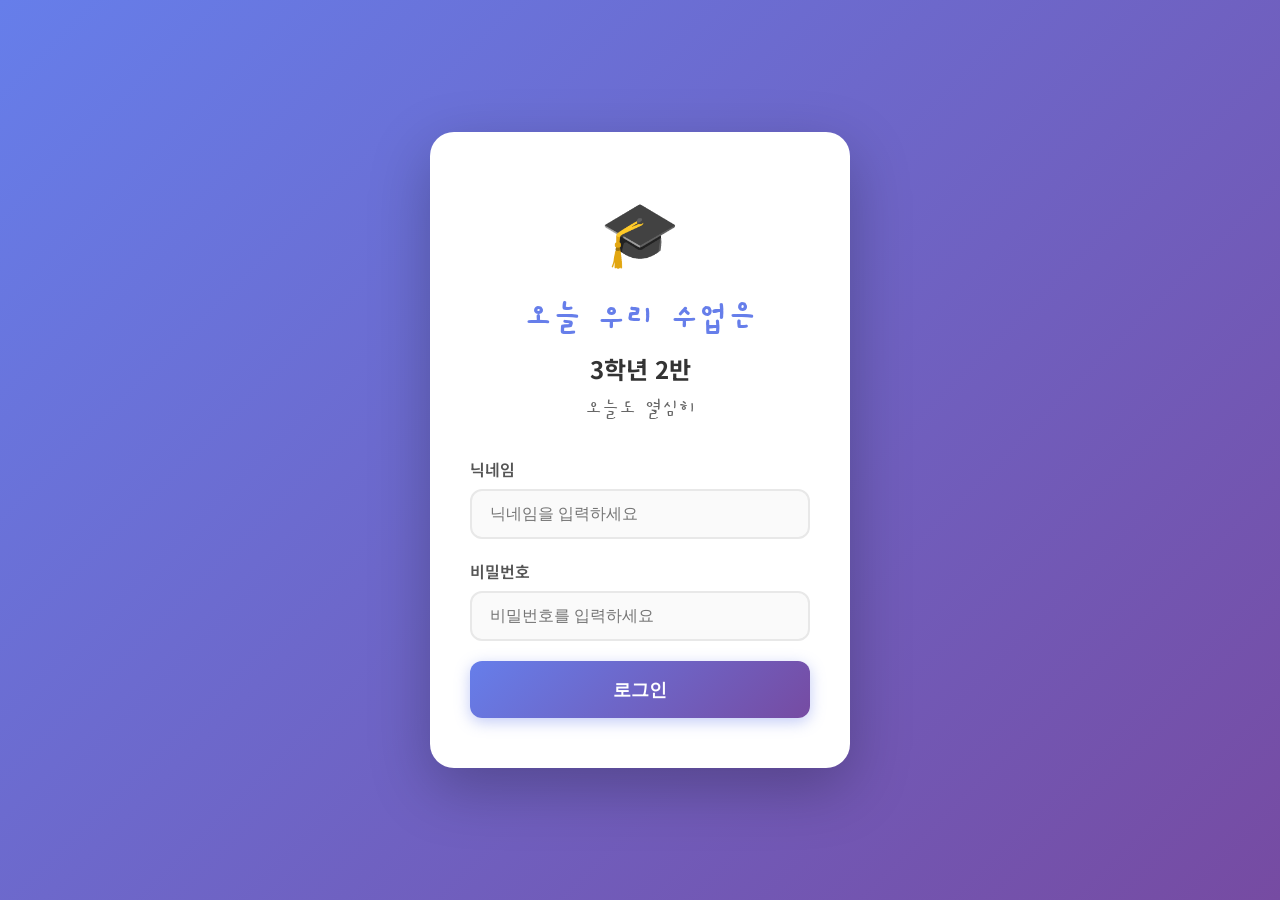
<file: index.html>
<!DOCTYPE html>
<html lang="ko">
<head>
    <meta charset="UTF-8">
    <meta name="viewport" content="width=device-width, initial-scale=1.0">
    <title>오늘 우리 수업은 - 로그인</title>
    <link rel="stylesheet" href="styles.css">
    <link rel="preconnect" href="https://fonts.googleapis.com">
    <link rel="preconnect" href="https://fonts.gstatic.com" crossorigin>
    <link href="https://fonts.googleapis.com/css2?family=Noto+Sans+KR:wght@400;500;600;700;800&family=Gaegu:wght@400;700&display=swap" rel="stylesheet">
</head>
<body>
    <!-- 로그인 화면 -->
    <div class="login-screen">
        <div class="login-container">
            <div class="login-header">
                <div class="logo">🎓</div>
                <h1 class="login-brand">오늘 우리 수업은</h1>
                <h2 class="login-class">3학년 2반</h2>
                <p class="login-greeting">오늘도 열심히</p>
            </div>
            <div class="login-form">
                <div class="form-group">
                    <label>닉네임</label>
                    <input type="text" id="studentName" placeholder="닉네임을 입력하세요">
                </div>
                <div class="form-group">
                    <label>비밀번호</label>
                    <input type="password" id="studentPassword" placeholder="비밀번호를 입력하세요">
                </div>
                <button class="btn-primary" onclick="login()">로그인</button>
            </div>
        </div>
    </div>

    <script>
        function login() {
            const name = document.getElementById('studentName').value;
            const password = document.getElementById('studentPassword').value;
            
            if (name && password) {
                // 세션 저장
                sessionStorage.setItem('studentName', name);
                // 홈으로 이동
                window.location.href = 'home.html';
            } else {
                alert('닉네임과 비밀번호를 모두 입력해주세요.');
            }
        }
        
        // Enter 키로 로그인
        document.addEventListener('DOMContentLoaded', function() {
            document.getElementById('studentPassword').addEventListener('keypress', function(e) {
                if (e.key === 'Enter') {
                    login();
                }
            });
        });
    </script>
</body>
</html>
</file>
<file: styles.css>
* {
    margin: 0;
    padding: 0;
    box-sizing: border-box;
}

body {
    font-family: 'Noto Sans KR', -apple-system, BlinkMacSystemFont, 'Segoe UI', 'Malgun Gothic', 'Apple SD Gothic Neo', sans-serif;
    background: linear-gradient(135deg, #667eea 0%, #764ba2 100%);
    min-height: 100vh;
    overflow-x: hidden;
    -webkit-font-smoothing: antialiased;
    -moz-osx-font-smoothing: grayscale;
}

/* 화면 전환 */
.page-container {
    min-height: 100vh;
    padding-bottom: 80px;
}

.login-screen {
    display: flex;
    align-items: center;
    justify-content: center;
    min-height: 100vh;
    padding: 20px;
}

.complete-screen {
    display: flex;
    align-items: center;
    justify-content: center;
    min-height: 100vh;
    padding: 20px;
}

/* 로그인 화면 */
.login-screen {
    display: flex;
    align-items: center;
    justify-content: center;
    min-height: 100vh;
    padding: 20px;
}

.login-container {
    background: white;
    border-radius: 24px;
    padding: 50px 40px;
    max-width: 420px;
    width: 100%;
    box-shadow: 0 20px 60px rgba(0,0,0,0.25);
}

.login-header {
    text-align: center;
    margin-bottom: 35px;
}

.logo {
    font-size: 4em;
    margin-bottom: 20px;
    animation: bounce 2s infinite;
}

@keyframes bounce {
    0%, 100% { transform: translateY(0); }
    50% { transform: translateY(-10px); }
}

.login-brand {
    font-family: 'Gaegu', cursive;
    font-size: 2.2em;
    font-weight: 700;
    color: #667eea;
    margin: 0;
    margin-bottom: 12px;
    line-height: 1.3;
}

.login-class {
    font-size: 1.5em;
    font-weight: 700;
    color: #333;
    margin: 0;
    margin-bottom: 10px;
}

.login-greeting {
    font-family: 'Gaegu', cursive;
    font-size: 1.3em;
    color: #666;
    margin: 0;
    font-weight: 400;
}

.login-form {
    display: flex;
    flex-direction: column;
    gap: 20px;
}

.form-group {
    display: flex;
    flex-direction: column;
    gap: 8px;
}

.form-group label {
    font-weight: 600;
    color: #555;
}

.form-group input {
    padding: 14px 18px;
    border: 2px solid #e8e8e8;
    border-radius: 12px;
    font-size: 1em;
    transition: all 0.3s;
    background: #fafafa;
}

.form-group input:focus {
    outline: none;
    border-color: #667eea;
    background: white;
    box-shadow: 0 0 0 3px rgba(102, 126, 234, 0.1);
}

.btn-primary {
    padding: 16px;
    background: linear-gradient(135deg, #667eea 0%, #764ba2 100%);
    color: white;
    border: none;
    border-radius: 12px;
    font-size: 1.15em;
    font-weight: 600;
    cursor: pointer;
    transition: all 0.3s;
    box-shadow: 0 4px 15px rgba(102, 126, 234, 0.4);
}

.btn-primary:hover {
    transform: translateY(-2px);
    box-shadow: 0 6px 20px rgba(102, 126, 234, 0.5);
}

.btn-primary:active {
    transform: translateY(0);
}

/* 메인 홈 화면 */
.page-container {
    min-height: 100vh;
    padding-bottom: 80px;
}

.header {
    background: white;
    padding: 24px 20px;
    box-shadow: 0 4px 20px rgba(0,0,0,0.08);
}

.header-top {
    display: flex;
    justify-content: space-between;
    align-items: center;
    margin-bottom: 20px;
}

.header-top h1 {
    font-size: 1.6em;
    background: linear-gradient(135deg, #667eea 0%, #764ba2 100%);
    -webkit-background-clip: text;
    -webkit-text-fill-color: transparent;
    background-clip: text;
    font-weight: 700;
}

.student-info {
    background: linear-gradient(135deg, #f5f7fa 0%, #e8ebf0 100%);
    padding: 10px 20px;
    border-radius: 25px;
    font-size: 0.95em;
    color: #555;
    font-weight: 600;
}

.date-info {
    display: flex;
    align-items: center;
    gap: 12px;
    padding: 12px 20px;
    background: linear-gradient(135deg, #fff9e6 0%, #ffe8cc 100%);
    border-radius: 16px;
    border: 2px solid #ffd699;
}

.date-label {
    font-size: 0.9em;
    color: #996600;
    font-weight: 600;
}

.date-value {
    font-size: 1.25em;
    font-weight: 700;
    color: #cc8800;
}

/* 콘텐츠 영역 */
.content {
    max-width: 800px;
    margin: 0 auto;
    padding: 20px;
}

.section-title {
    font-size: 1.3em;
    margin-bottom: 15px;
    color: white;
    display: flex;
    align-items: center;
    gap: 8px;
}

/* 오늘의 수업 카드 */
.today-lessons {
    margin-bottom: 30px;
}

.lesson-cards {
    display: flex;
    flex-direction: column;
    gap: 15px;
}

.lesson-card {
    background: white;
    border-radius: 20px;
    padding: 24px;
    cursor: pointer;
    transition: all 0.3s;
    box-shadow: 0 8px 24px rgba(0,0,0,0.12);
    position: relative;
    overflow: hidden;
    text-decoration: none;
    color: inherit;
    display: block;
}

.lesson-card::before {
    content: '';
    position: absolute;
    top: 0;
    left: 0;
    width: 6px;
    height: 100%;
    transition: width 0.3s;
}

.lesson-card.science::before {
    background: linear-gradient(180deg, #4CAF50 0%, #2E7D32 100%);
}

.lesson-card.social::before {
    background: linear-gradient(180deg, #FF6B35 0%, #E65100 100%);
}

.lesson-card:hover {
    transform: translateY(-8px);
    box-shadow: 0 12px 32px rgba(0,0,0,0.18);
}

.lesson-card:hover::before {
    width: 100%;
    opacity: 0.05;
}

.lesson-status {
    display: flex;
    gap: 8px;
    margin-bottom: 12px;
}

.status-badge {
    padding: 6px 14px;
    border-radius: 16px;
    font-size: 0.85em;
    font-weight: 700;
    letter-spacing: -0.2px;
}

.status-ongoing {
    background: linear-gradient(135deg, #fff3cd 0%, #ffe69c 100%);
    color: #856404;
    border: 1px solid #ffd966;
}

.status-scheduled {
    background: linear-gradient(135deg, #e8e8e8 0%, #d4d4d4 100%);
    color: #555;
    border: 1px solid #c0c0c0;
}

.review-badge {
    padding: 6px 14px;
    border-radius: 16px;
    font-size: 0.85em;
    font-weight: 600;
}

.review-pending {
    background: linear-gradient(135deg, #e3f2fd 0%, #bbdefb 100%);
    color: #1565c0;
    border: 1px solid #90caf9;
}

.review-completed {
    background: linear-gradient(135deg, #e8f5e9 0%, #c8e6c9 100%);
    color: #2e7d32;
    border: 1px solid #81c784;
}

.lesson-time {
    font-size: 0.9em;
    color: #999;
    margin-bottom: 8px;
}

.lesson-info {
    display: flex;
    flex-direction: column;
    gap: 6px;
}

.subject-tag {
    display: inline-block;
    padding: 6px 16px;
    border-radius: 16px;
    font-size: 0.95em;
    font-weight: 700;
    width: fit-content;
    letter-spacing: -0.3px;
}

.science-tag {
    background: linear-gradient(135deg, #e8f5e9 0%, #c8e6c9 100%);
    color: #1b5e20;
    border: 2px solid #81c784;
}

.social-tag {
    background: linear-gradient(135deg, #fff3e0 0%, #ffe0b2 100%);
    color: #e65100;
    border: 2px solid #ffb74d;
}

.textbook-name {
    font-size: 1em;
    color: #666;
    font-weight: 600;
}

.lesson-title {
    font-size: 1.15em;
    font-weight: 700;
    color: #222;
    line-height: 1.5;
}

.lesson-pages {
    font-size: 0.95em;
    color: #888;
    font-weight: 500;
}

/* 과목별 폴더 섹션 */
.subject-folders {
    margin-bottom: 30px;
}

.folder-card {
    background: white;
    border-radius: 15px;
    margin-bottom: 15px;
    overflow: hidden;
    box-shadow: 0 4px 15px rgba(0,0,0,0.1);
}

.folder-card.science {
    border-left: 5px solid #4CAF50;
}

.folder-card.social {
    border-left: 5px solid #FF6B35;
}

.folder-header {
    padding: 20px;
    cursor: pointer;
    display: flex;
    justify-content: space-between;
    align-items: center;
    background: #f9f9f9;
    transition: background 0.3s;
}

.folder-header:hover {
    background: #f0f0f0;
}

.folder-title {
    display: flex;
    align-items: center;
    gap: 10px;
    font-size: 1.1em;
    font-weight: 600;
    color: #333;
}

.folder-icon {
    font-size: 1.3em;
}

.folder-toggle {
    font-size: 1.2em;
    color: #999;
    transition: transform 0.3s;
}

.folder-content {
    display: none;
    padding: 10px 20px 20px 20px;
}

.folder-content.open {
    display: block;
}

.lesson-item {
    padding: 15px;
    margin-bottom: 10px;
    border-radius: 10px;
    background: #f9f9f9;
    cursor: pointer;
    transition: background 0.3s;
    text-decoration: none;
    color: inherit;
    display: block;
}

.lesson-item:hover {
    background: #f0f0f0;
}

.lesson-item.active {
    background: #E3F2FD;
    border: 2px solid #2196F3;
}

.lesson-item.completed {
    opacity: 0.7;
}

.lesson-item-header {
    display: flex;
    gap: 10px;
    align-items: center;
    margin-bottom: 8px;
}

.lesson-number {
    font-weight: 600;
    color: #667eea;
}

.lesson-date {
    font-size: 0.85em;
    color: #999;
}

.lesson-item-title {
    font-weight: 600;
    color: #333;
    margin-bottom: 5px;
}

.lesson-item-pages {
    font-size: 0.85em;
    color: #999;
    margin-bottom: 8px;
}

.review-status {
    font-size: 0.85em;
    padding: 4px 10px;
    border-radius: 10px;
    display: inline-block;
}

.review-status.review-pending {
    background: #E3F2FD;
    color: #1976D2;
}

.review-status.review-completed {
    background: #E8F5E9;
    color: #388E3C;
}

/* 하단 네비게이션 */
.bottom-nav {
    position: fixed;
    bottom: 0;
    left: 0;
    right: 0;
    background: white;
    display: flex;
    justify-content: space-around;
    padding: 10px 0;
    box-shadow: 0 -2px 10px rgba(0,0,0,0.1);
}

.nav-item {
    display: flex;
    flex-direction: column;
    align-items: center;
    gap: 5px;
    padding: 10px 20px;
    cursor: pointer;
    transition: all 0.3s;
    border-radius: 10px;
}

.nav-item:hover {
    background: #f0f0f0;
}

.nav-item.active {
    color: #667eea;
}

.nav-icon {
    font-size: 1.5em;
}

.nav-label {
    font-size: 0.85em;
}

/* 이미지 모달 */
.modal {
    display: none;
    position: fixed;
    z-index: 1000;
    left: 0;
    top: 0;
    width: 100%;
    height: 100%;
    background-color: rgba(0, 0, 0, 0.9);
    justify-content: center;
    align-items: center;
    animation: fadeIn 0.3s;
}

@keyframes fadeIn {
    from { opacity: 0; }
    to { opacity: 1; }
}

.modal-content {
    max-width: 95%;
    max-height: 95%;
    object-fit: contain;
    border-radius: 8px;
    box-shadow: 0 10px 50px rgba(0, 0, 0, 0.5);
    animation: zoomIn 0.3s;
}

@keyframes zoomIn {
    from { transform: scale(0.8); opacity: 0; }
    to { transform: scale(1); opacity: 1; }
}

.modal-close {
    position: absolute;
    top: 20px;
    right: 40px;
    color: white;
    font-size: 48px;
    font-weight: 700;
    cursor: pointer;
    transition: all 0.3s;
    z-index: 1001;
}

.modal-close:hover {
    color: #ff6b6b;
    transform: scale(1.2);
}

/* 상세 화면 */
.detail-header {
    background: white;
    padding: 24px;
    box-shadow: 0 4px 20px rgba(0,0,0,0.08);
}

.detail-header.science {
    border-bottom: 5px solid #4CAF50;
    background: linear-gradient(180deg, white 0%, #f1f8f4 100%);
}

.detail-header.social {
    border-bottom: 5px solid #FF6B35;
    background: linear-gradient(180deg, white 0%, #fff7f3 100%);
}

.back-btn {
    background: rgba(102, 126, 234, 0.1);
    border: none;
    font-size: 1em;
    color: #667eea;
    cursor: pointer;
    margin-bottom: 20px;
    padding: 8px 16px;
    border-radius: 8px;
    transition: all 0.3s;
    font-weight: 600;
}

.back-btn:hover {
    background: rgba(102, 126, 234, 0.2);
    transform: translateX(-3px);
}

.detail-title {
    display: flex;
    flex-direction: column;
    gap: 10px;
}

.lesson-title-main {
    font-size: 1.4em;
    font-weight: 700;
    color: #222;
    line-height: 1.5;
}

.lesson-pages-main {
    font-size: 1.05em;
    color: #666;
    font-weight: 600;
}

.unit-name {
    font-size: 0.95em;
    color: #999;
    font-style: italic;
    margin-top: 5px;
}

.detail-content {
    max-width: 800px;
    margin: 0 auto;
    padding: 20px;
}

.goal-section,
.materials-section {
    background: white;
    border-radius: 20px;
    padding: 28px;
    margin-bottom: 20px;
    box-shadow: 0 8px 24px rgba(0,0,0,0.1);
    border: 1px solid #f0f0f0;
}

.goal-section h3,
.materials-section h3 {
    margin-bottom: 18px;
    color: #222;
    font-size: 1.2em;
    font-weight: 700;
}

.goal-section p {
    line-height: 1.8;
    color: #444;
    font-size: 1.05em;
    background: linear-gradient(135deg, #f8f9fa 0%, #e9ecef 100%);
    padding: 16px 20px;
    border-radius: 12px;
    border-left: 4px solid #667eea;
}

.materials-grid {
    display: grid;
    grid-template-columns: repeat(2, 1fr);
    gap: 16px;
}

.material-link {
    display: flex;
    flex-direction: column;
    align-items: center;
    gap: 12px;
    padding: 24px 20px;
    background: linear-gradient(135deg, #f8f9fa 0%, #e9ecef 100%);
    border-radius: 16px;
    text-decoration: none;
    color: #333;
    transition: all 0.3s;
    border: 2px solid transparent;
}

.material-link:hover {
    background: linear-gradient(135deg, #667eea 0%, #764ba2 100%);
    color: white;
    transform: translateY(-5px);
    box-shadow: 0 8px 20px rgba(102, 126, 234, 0.3);
    border-color: #667eea;
}

.material-icon {
    font-size: 2.5em;
}

.material-name {
    text-align: center;
    font-size: 0.95em;
    font-weight: 600;
    line-height: 1.4;
}

/* 활동 목록 스타일 */
.activity-list {
    display: flex;
    flex-direction: column;
    gap: 12px;
}

.activity-item {
    display: flex;
    align-items: center;
    gap: 16px;
    padding: 18px 20px;
    background: linear-gradient(135deg, #ffffff 0%, #f8f9fa 100%);
    border-radius: 16px;
    text-decoration: none;
    color: #333;
    transition: all 0.3s;
    border: 3px solid #e8e8e8;
    position: relative;
}

.activity-item:hover {
    background: linear-gradient(135deg, #667eea 0%, #764ba2 100%);
    color: white;
    transform: translateX(8px);
    box-shadow: 0 8px 24px rgba(102, 126, 234, 0.3);
    border-color: #667eea;
}

.activity-number {
    width: 40px;
    height: 40px;
    background: linear-gradient(135deg, #667eea 0%, #764ba2 100%);
    color: white;
    border-radius: 50%;
    display: flex;
    align-items: center;
    justify-content: center;
    font-size: 1.2em;
    font-weight: 700;
    flex-shrink: 0;
    transition: all 0.3s;
}

.activity-item:hover .activity-number {
    background: white;
    color: #667eea;
    transform: scale(1.1);
}

.activity-content {
    display: flex;
    align-items: center;
    gap: 12px;
    flex: 1;
}

.activity-icon {
    font-size: 1.8em;
    flex-shrink: 0;
}

.activity-name {
    font-size: 1.05em;
    font-weight: 600;
    line-height: 1.4;
}

.activity-arrow {
    font-size: 1.5em;
    color: #667eea;
    font-weight: 700;
    transition: all 0.3s;
}

.activity-item:hover .activity-arrow {
    color: white;
    transform: translateX(5px);
}

/* 학습 맥락 버튼 (파란색 계열) */
.activity-item.activity-context {
    border-color: #d0e7ff;
}

.activity-item.activity-context:hover {
    background: linear-gradient(135deg, #4A90E2 0%, #357ABD 100%);
    border-color: #4A90E2;
}

.activity-item.activity-context .activity-number {
    background: linear-gradient(135deg, #4A90E2 0%, #357ABD 100%);
}

.activity-item.activity-context:hover .activity-number {
    background: white;
    color: #4A90E2;
}

.activity-item.activity-context .activity-arrow {
    color: #4A90E2;
}

/* 학습 리뷰 버튼 (주황색 계열) */
.activity-item.activity-review {
    border-color: #ffe0d0;
}

.activity-item.activity-review:hover {
    background: linear-gradient(135deg, #FF6B6B 0%, #FF8E53 100%);
    border-color: #FF6B6B;
}

.activity-item.activity-review .activity-number {
    background: linear-gradient(135deg, #FF6B6B 0%, #FF8E53 100%);
}

.activity-item.activity-review:hover .activity-number {
    background: white;
    color: #FF6B6B;
}

.activity-item.activity-review .activity-arrow {
    color: #FF6B6B;
}

.btn-review {
    width: 100%;
    padding: 22px;
    background: linear-gradient(135deg, #FF6B6B 0%, #FF8E53 50%, #FFA94D 100%);
    color: white;
    border: none;
    border-radius: 16px;
    font-size: 1.3em;
    font-weight: 700;
    cursor: pointer;
    transition: all 0.3s;
    box-shadow: 0 10px 30px rgba(255, 107, 107, 0.5);
    position: relative;
    overflow: hidden;
}

.btn-review::before {
    content: '';
    position: absolute;
    top: 0;
    left: -100%;
    width: 100%;
    height: 100%;
    background: linear-gradient(90deg, transparent, rgba(255, 255, 255, 0.3), transparent);
    transition: left 0.5s;
}

.btn-review:hover::before {
    left: 100%;
}

.btn-review:hover {
    transform: translateY(-4px) scale(1.02);
    box-shadow: 0 15px 40px rgba(255, 107, 107, 0.6);
}

.btn-review:active {
    transform: translateY(-2px) scale(1.01);
}

/* 선생님 알림 박스 */
.teacher-notice {
    background: linear-gradient(135deg, #fff9e6 0%, #fff3cd 100%);
    border-radius: 16px;
    padding: 20px 24px;
    margin-bottom: 20px;
    border: 3px solid #ffd966;
    box-shadow: 0 4px 16px rgba(255, 193, 7, 0.2);
}

.notice-header {
    display: flex;
    align-items: center;
    gap: 10px;
    margin-bottom: 14px;
    padding-bottom: 12px;
    border-bottom: 2px solid #ffe69c;
}

.notice-icon {
    font-size: 1.5em;
}

.notice-title {
    font-size: 1.1em;
    font-weight: 700;
    color: #856404;
}

.notice-content {
    display: flex;
    flex-direction: column;
    gap: 10px;
}

.notice-item {
    display: flex;
    align-items: flex-start;
    gap: 12px;
}

.notice-label {
    background: linear-gradient(135deg, #ff9800 0%, #f57c00 100%);
    color: white;
    padding: 4px 12px;
    border-radius: 8px;
    font-size: 0.9em;
    font-weight: 700;
    white-space: nowrap;
    flex-shrink: 0;
}

.notice-text {
    flex: 1;
    color: #664d03;
    font-size: 1.05em;
    line-height: 1.6;
    font-weight: 600;
    padding-top: 2px;
}

/* 리뷰 화면 */
.review-header {
    background: white;
    padding: 24px;
    box-shadow: 0 4px 20px rgba(0,0,0,0.08);
}

.review-header.science {
    border-bottom: 5px solid #4CAF50;
    background: linear-gradient(180deg, white 0%, #f1f8f4 100%);
}

.review-header.social {
    border-bottom: 5px solid #FF6B35;
    background: linear-gradient(180deg, white 0%, #fff7f3 100%);
}

.review-header h2 {
    margin: 10px 0;
    color: #222;
    font-size: 1.5em;
    font-weight: 700;
}

.review-subject {
    color: #666;
    font-size: 1em;
    font-weight: 500;
}

.review-content {
    max-width: 800px;
    margin: 0 auto;
    padding: 20px;
}

.question-card {
    background: white;
    border-radius: 20px;
    padding: 28px;
    margin-bottom: 20px;
    box-shadow: 0 8px 24px rgba(0,0,0,0.1);
    border: 2px solid #f0f0f0;
}

.question-card.highlight {
    border: 3px solid #2196F3;
    background: linear-gradient(135deg, #e3f2fd 0%, #bbdefb 20%, white 50%);
    box-shadow: 0 12px 32px rgba(33, 150, 243, 0.2);
}

.question-title {
    font-size: 1.15em;
    font-weight: 700;
    color: #222;
    margin-bottom: 22px;
}

/* 감정 선택 */
.emotion-options {
    display: flex;
    justify-content: space-between;
    gap: 10px;
}

.emotion-option {
    flex: 1;
    display: flex;
    flex-direction: column;
    align-items: center;
    gap: 10px;
    padding: 18px 8px;
    border: 3px solid #e8e8e8;
    border-radius: 16px;
    cursor: pointer;
    transition: all 0.3s;
    background: linear-gradient(135deg, #fafafa 0%, #f0f0f0 100%);
}

.emotion-option input[type="radio"] {
    display: none;
}

.emotion-option:hover {
    border-color: #667eea;
    background: linear-gradient(135deg, #f3f4ff 0%, #e8eaff 100%);
    transform: translateY(-3px);
}

.emotion-option input[type="radio"]:checked + .emotion-emoji {
    transform: scale(1.3);
    animation: bounce-emoji 0.5s;
}

@keyframes bounce-emoji {
    0%, 100% { transform: scale(1.3); }
    50% { transform: scale(1.5); }
}

.emotion-option:has(input[type="radio"]:checked) {
    border-color: #667eea;
    background: linear-gradient(135deg, #e3f2fd 0%, #bbdefb 100%);
    box-shadow: 0 6px 16px rgba(102, 126, 234, 0.3);
}

.emotion-emoji {
    font-size: 2.8em;
    transition: transform 0.3s;
}

.emotion-label {
    font-size: 0.9em;
    text-align: center;
    font-weight: 600;
    color: #555;
}

/* 라디오 옵션 */
.radio-options {
    display: flex;
    flex-direction: column;
    gap: 14px;
}

.radio-option {
    padding: 18px 20px;
    border: 3px solid #e8e8e8;
    border-radius: 14px;
    cursor: pointer;
    transition: all 0.3s;
    display: flex;
    align-items: center;
    gap: 14px;
    background: linear-gradient(135deg, #fafafa 0%, #f0f0f0 100%);
}

.radio-option:hover {
    border-color: #667eea;
    background: linear-gradient(135deg, #f3f4ff 0%, #e8eaff 100%);
    transform: translateX(5px);
}

.radio-option:has(input[type="radio"]:checked) {
    border-color: #667eea;
    background: linear-gradient(135deg, #e3f2fd 0%, #bbdefb 100%);
    box-shadow: 0 4px 12px rgba(102, 126, 234, 0.2);
}

.radio-option input[type="radio"] {
    width: 22px;
    height: 22px;
    cursor: pointer;
    accent-color: #667eea;
}

.option-text {
    flex: 1;
    font-size: 1.05em;
    font-weight: 500;
    color: #333;
}

/* 자유응답 */
textarea {
    width: 100%;
    padding: 18px;
    border: 3px solid #e8e8e8;
    border-radius: 14px;
    font-size: 1.05em;
    font-family: inherit;
    resize: vertical;
    transition: all 0.3s;
    background: linear-gradient(135deg, #fafafa 0%, #f0f0f0 100%);
}

textarea:focus {
    outline: none;
    border-color: #667eea;
    background: white;
    box-shadow: 0 0 0 4px rgba(102, 126, 234, 0.1);
}

.btn-submit {
    width: 100%;
    padding: 20px;
    background: linear-gradient(135deg, #667eea 0%, #764ba2 100%);
    color: white;
    border: none;
    border-radius: 16px;
    font-size: 1.2em;
    font-weight: 700;
    cursor: pointer;
    transition: all 0.3s;
    box-shadow: 0 8px 24px rgba(102, 126, 234, 0.4);
    margin-top: 10px;
}

.btn-submit:hover {
    transform: translateY(-3px);
    box-shadow: 0 12px 32px rgba(102, 126, 234, 0.5);
}

.btn-submit:active {
    transform: translateY(-1px);
}

/* 완료 화면 */
.complete-screen {
    display: flex;
    align-items: center;
    justify-content: center;
    min-height: 100vh;
    padding: 20px;
}

.complete-container {
    background: white;
    border-radius: 24px;
    padding: 70px 50px;
    max-width: 450px;
    width: 100%;
    text-align: center;
    box-shadow: 0 20px 60px rgba(0,0,0,0.25);
}

.complete-icon {
    font-size: 6em;
    margin-bottom: 25px;
    animation: check-appear 0.6s ease-out;
}

@keyframes check-appear {
    0% {
        transform: scale(0) rotate(-180deg);
        opacity: 0;
    }
    50% {
        transform: scale(1.2) rotate(10deg);
    }
    100% {
        transform: scale(1) rotate(0);
        opacity: 1;
    }
}

.complete-container h2 {
    color: #222;
    margin-bottom: 15px;
    font-size: 1.6em;
    font-weight: 700;
}

.complete-container p {
    color: #666;
    margin-bottom: 35px;
    font-size: 1.1em;
}

/* 반응형 */
@media (max-width: 600px) {
    .materials-grid {
        grid-template-columns: 1fr;
    }

    .emotion-options {
        flex-wrap: wrap;
    }

    .emotion-option {
        flex: 0 0 calc(33.333% - 7px);
    }
    
    .login-container {
        padding: 40px 30px;
    }
    
    .complete-container {
        padding: 50px 35px;
    }
    
    .lesson-card {
        padding: 20px;
    }
    
    .question-card {
        padding: 22px;
    }
}

/* 스크롤바 스타일 */
::-webkit-scrollbar {
    width: 8px;
}

::-webkit-scrollbar-track {
    background: rgba(255, 255, 255, 0.1);
}

::-webkit-scrollbar-thumb {
    background: rgba(102, 126, 234, 0.5);
    border-radius: 4px;
}

::-webkit-scrollbar-thumb:hover {
    background: rgba(102, 126, 234, 0.7);
}
</file>
